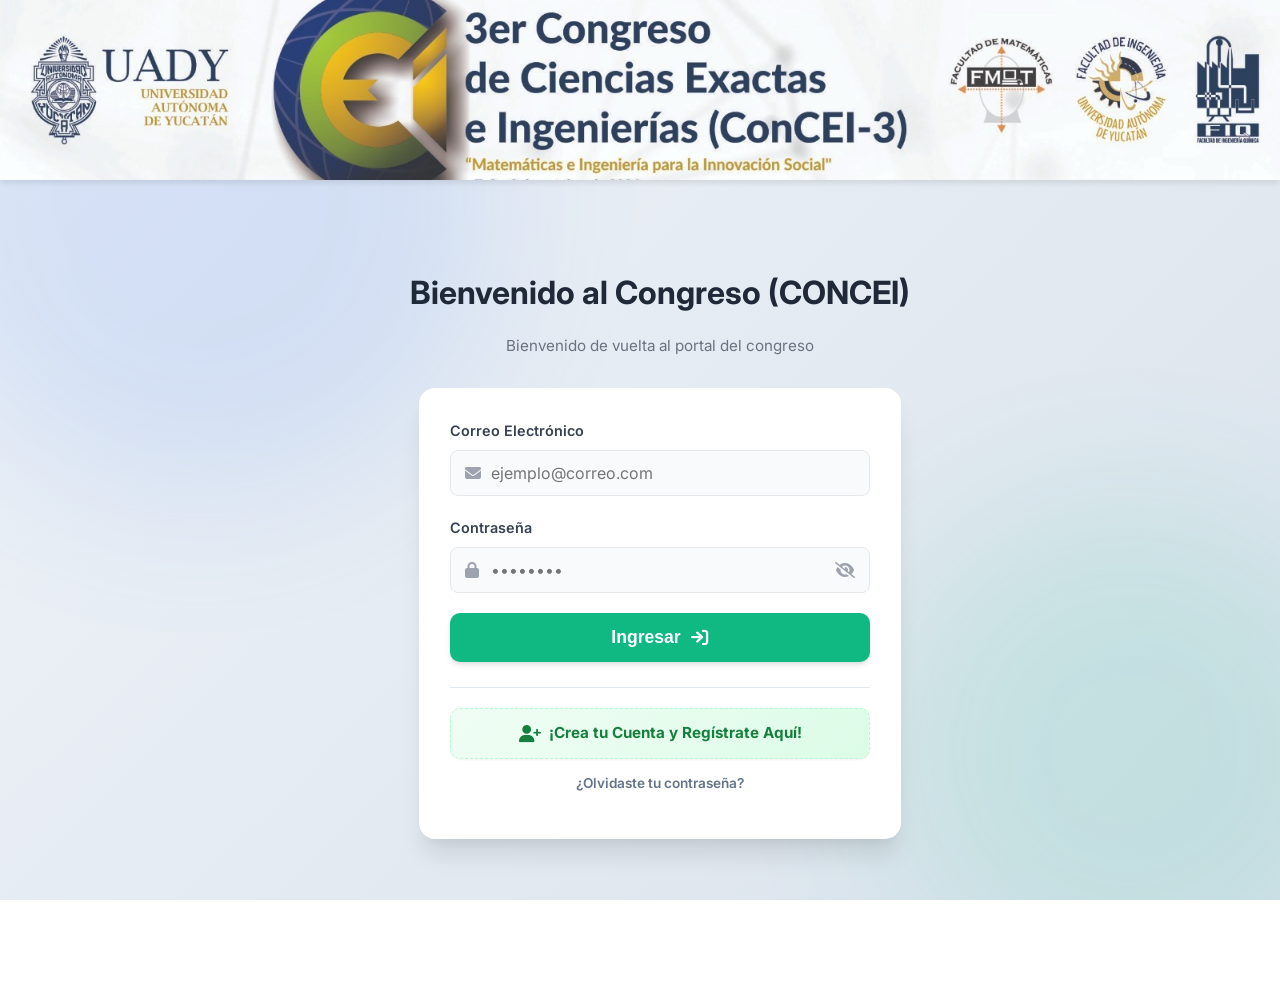
<file: index.html>
<!DOCTYPE html>
<html lang="es">

<head>
    <meta charset="UTF-8">
    <meta name="viewport" content="width=device-width, initial-scale=1.0">
    <title>Iniciar Sesión - Congreso</title>
    <link rel="preconnect" href="https://fonts.googleapis.com">
    <link rel="preconnect" href="https://fonts.gstatic.com" crossorigin>
    <link href="https://fonts.googleapis.com/css2?family=Inter:wght@300;400;500;600;700&display=swap" rel="stylesheet">
    <link rel="stylesheet" href="css/styles.css">
    <link rel="stylesheet" href="css/login.css">
    <!-- FontAwesome for Icons -->
    <link rel="stylesheet" href="https://cdnjs.cloudflare.com/ajax/libs/font-awesome/6.4.0/css/all.min.css">
</head>

<body class="login-body">
    <!-- Congress Banner -->
    <img src="images/newconcei.jpeg" alt="3o Congreso de Ciencias Exactas e Ingenierías" class="congress-banner">

    <div class="background-shapes">
        <div class="shape shape-1"></div>
        <div class="shape shape-2"></div>
    </div> 

    <div class="login-container">

        <div class="login-header">
            <h2>Bienvenido al Congreso (CONCEI)</h2>
            <p>Bienvenido de vuelta al portal del congreso</p>
        </div>

        <div class="login-card">

            <form id="loginForm" class="login-form">

                <div class="form-group">
                    <label for="email">Correo Electrónico</label>
                    <div class="input-icon-wrapper">
                        <i class="fa-solid fa-envelope"></i>
                        <input type="email" id="email" name="email" placeholder="ejemplo@correo.com" required>
                    </div>
                </div>

                <div class="form-group">
                    <label for="password">Contraseña</label>
                    <div class="input-icon-wrapper">
                        <i class="fa-solid fa-lock"></i>
                        <input type="password" id="password" name="password" placeholder="••••••••" required>
                        <i class="fa-solid fa-eye-slash toggle-password" id="togglePassword"></i>
                    </div>
                </div>


                <button type="submit" class="submit-btn login-submit">
                    Ingresar <i class="fa-solid fa-arrow-right-to-bracket"></i>
                </button>

            </form>

            <div class="login-footer" style="margin-top: 25px; padding-top: 20px; border-top: 1px solid #e2e8f0; text-align: center;">
                <a href="crear-cuenta.html" style="display: inline-flex; align-items: center; justify-content: center; gap: 8px; width: 100%; padding: 12px 20px; border-radius: 10px; background: linear-gradient(135deg, #f0fdf4 0%, #dcfce7 100%); color: #15803d; border: 1px dashed #bbf7d0; font-weight: 700; text-decoration: none; font-size: 0.95rem; transition: all 0.2s ease; box-shadow: 0 1px 2px rgba(0,0,0,0.05); box-sizing: border-box;">
                    <i class="fa-solid fa-user-plus" style="font-size: 1.1rem;"></i> ¡Crea tu Cuenta y Regístrate Aquí!
                </a>
                <p style="margin-top: 14px; font-size: 0.85rem;">
                    <a href="#" id="forgotPasswordLink" style="color: #64748b; text-decoration: none;">¿Olvidaste tu contraseña?</a>
                </p>
            </div>

        </div>
    </div>

    <!-- Modal: Recuperar contraseña -->
    <div id="forgotModal" style="display:none;position:fixed;z-index:1000;inset:0;background:rgba(15,23,42,0.6);backdrop-filter:blur(6px);align-items:center;justify-content:center;">
        <div style="background:white;border-radius:16px;width:90%;max-width:420px;overflow:hidden;box-shadow:0 20px 40px rgba(0,0,0,0.2);">
            <div style="background:#1e3a8a;padding:24px 28px;color:white;">
                <h3 style="margin:0;font-size:1.15rem;"><i class="fa-solid fa-key"></i> Recuperar contraseña</h3>
            </div>
            <div style="padding:28px;">
                <!-- Paso 1: ingresar correo -->
                <div id="forgotStep1">
                    <p style="color:#475569;font-size:0.9rem;margin:0 0 16px;">Ingresa tu correo registrado y te enviaremos un código de 6 dígitos.</p>
                    <div style="margin-bottom:14px;">
                        <label style="font-size:0.85rem;font-weight:600;color:#374151;">Correo electrónico</label>
                        <input type="email" id="forgotEmail" placeholder="ejemplo@correo.com" style="width:100%;margin-top:6px;padding:10px 12px;border:1px solid #d1d5db;border-radius:8px;font-size:0.9rem;box-sizing:border-box;">
                    </div>
                    <p id="forgotStep1Msg" style="font-size:0.82rem;color:#ef4444;min-height:18px;margin:0 0 12px;"></p>
                    <div style="display:flex;gap:10px;">
                        <button type="button" id="forgotSendBtn" style="flex:1;background:#1e3a8a;color:white;border:none;padding:10px;border-radius:8px;font-weight:700;cursor:pointer;">Enviar código</button>
                        <button type="button" onclick="document.getElementById('forgotModal').style.display='none'" style="padding:10px 16px;background:#f1f5f9;color:#374151;border:1px solid #e2e8f0;border-radius:8px;font-weight:600;cursor:pointer;">Cancelar</button>
                    </div>
                </div>
                <!-- Paso 2: ingresar código + nueva contraseña -->
                <div id="forgotStep2" style="display:none;">
                    <p style="color:#475569;font-size:0.9rem;margin:0 0 16px;">Ingresa el código que recibiste y tu nueva contraseña.</p>
                    <div style="margin-bottom:12px;">
                        <label style="font-size:0.85rem;font-weight:600;color:#374151;">Código de 6 dígitos</label>
                        <input type="text" id="forgotCode" maxlength="6" placeholder="000000" style="width:100%;margin-top:6px;padding:10px 12px;border:1px solid #d1d5db;border-radius:8px;font-size:1.2rem;letter-spacing:6px;text-align:center;box-sizing:border-box;font-family:monospace;">
                    </div>
                    <div style="margin-bottom:12px;">
                        <label style="font-size:0.85rem;font-weight:600;color:#374151;">Nueva contraseña</label>
                        <input type="password" id="forgotNewPwd" placeholder="Mínimo 6 caracteres" style="width:100%;margin-top:6px;padding:10px 12px;border:1px solid #d1d5db;border-radius:8px;font-size:0.9rem;box-sizing:border-box;">
                    </div>
                    <p id="forgotStep2Msg" style="font-size:0.82rem;color:#ef4444;min-height:18px;margin:0 0 12px;"></p>
                    <div style="display:flex;gap:10px;">
                        <button type="button" id="forgotResetBtn" style="flex:1;background:#059669;color:white;border:none;padding:10px;border-radius:8px;font-weight:700;cursor:pointer;">Cambiar contraseña</button>
                        <button type="button" onclick="document.getElementById('forgotModal').style.display='none'" style="padding:10px 16px;background:#f1f5f9;color:#374151;border:1px solid #e2e8f0;border-radius:8px;font-weight:600;cursor:pointer;">Cancelar</button>
                    </div>
                </div>
            </div>
        </div>
    </div>

    <script>
        document.getElementById('forgotPasswordLink').addEventListener('click', (e) => {
            e.preventDefault();
            document.getElementById('forgotStep1').style.display = 'block';
            document.getElementById('forgotStep2').style.display = 'none';
            document.getElementById('forgotEmail').value = '';
            document.getElementById('forgotStep1Msg').textContent = '';
            document.getElementById('forgotModal').style.display = 'flex';
        });

        document.getElementById('forgotSendBtn').addEventListener('click', async () => {
            const email = document.getElementById('forgotEmail').value.trim();
            const msg = document.getElementById('forgotStep1Msg');
            if (!email) { msg.textContent = 'Ingresa tu correo.'; return; }
            const btn = document.getElementById('forgotSendBtn');
            btn.disabled = true; btn.textContent = 'Enviando...';
            try {
                const res = await fetch('php/api.php?action=send_verification_code', {
                    method: 'POST', headers: {'Content-Type':'application/json'},
                    body: JSON.stringify({ email, type: 'user' })
                });
                const data = await res.json();
                if (data.success) {
                    document.getElementById('forgotStep1').style.display = 'none';
                    document.getElementById('forgotStep2').style.display = 'block';
                    document.getElementById('forgotStep2Msg').textContent = '';
                } else {
                    msg.textContent = data.error || 'Error al enviar.';
                }
            } catch(e) { msg.textContent = 'Error de conexión.'; }
            btn.disabled = false; btn.textContent = 'Enviar código';
        });

        document.getElementById('forgotResetBtn').addEventListener('click', async () => {
            const email = document.getElementById('forgotEmail').value.trim();
            const code = document.getElementById('forgotCode').value.trim();
            const newPwd = document.getElementById('forgotNewPwd').value;
            const msg = document.getElementById('forgotStep2Msg');
            if (!code || !newPwd) { msg.textContent = 'Completa todos los campos.'; return; }
            const btn = document.getElementById('forgotResetBtn');
            btn.disabled = true; btn.textContent = 'Cambiando...';
            try {
                const res = await fetch('php/api.php?action=verify_reset_code', {
                    method: 'POST', headers: {'Content-Type':'application/json'},
                    body: JSON.stringify({ email, code, new_password: newPwd, type: 'user' })
                });
                const data = await res.json();
                if (data.success) {
                    document.getElementById('forgotModal').style.display = 'none';
                    alert('✅ Contraseña cambiada correctamente. Ya puedes iniciar sesión.');
                } else {
                    msg.style.color = '#ef4444';
                    msg.textContent = data.error || 'Error.';
                }
            } catch(e) { msg.textContent = 'Error de conexión.'; }
            btn.disabled = false; btn.textContent = 'Cambiar contraseña';
        });
    </script>

    <!-- Scripts -->
    <script src="js/login.js?v=2"></script>
</body>

</html>
</file>
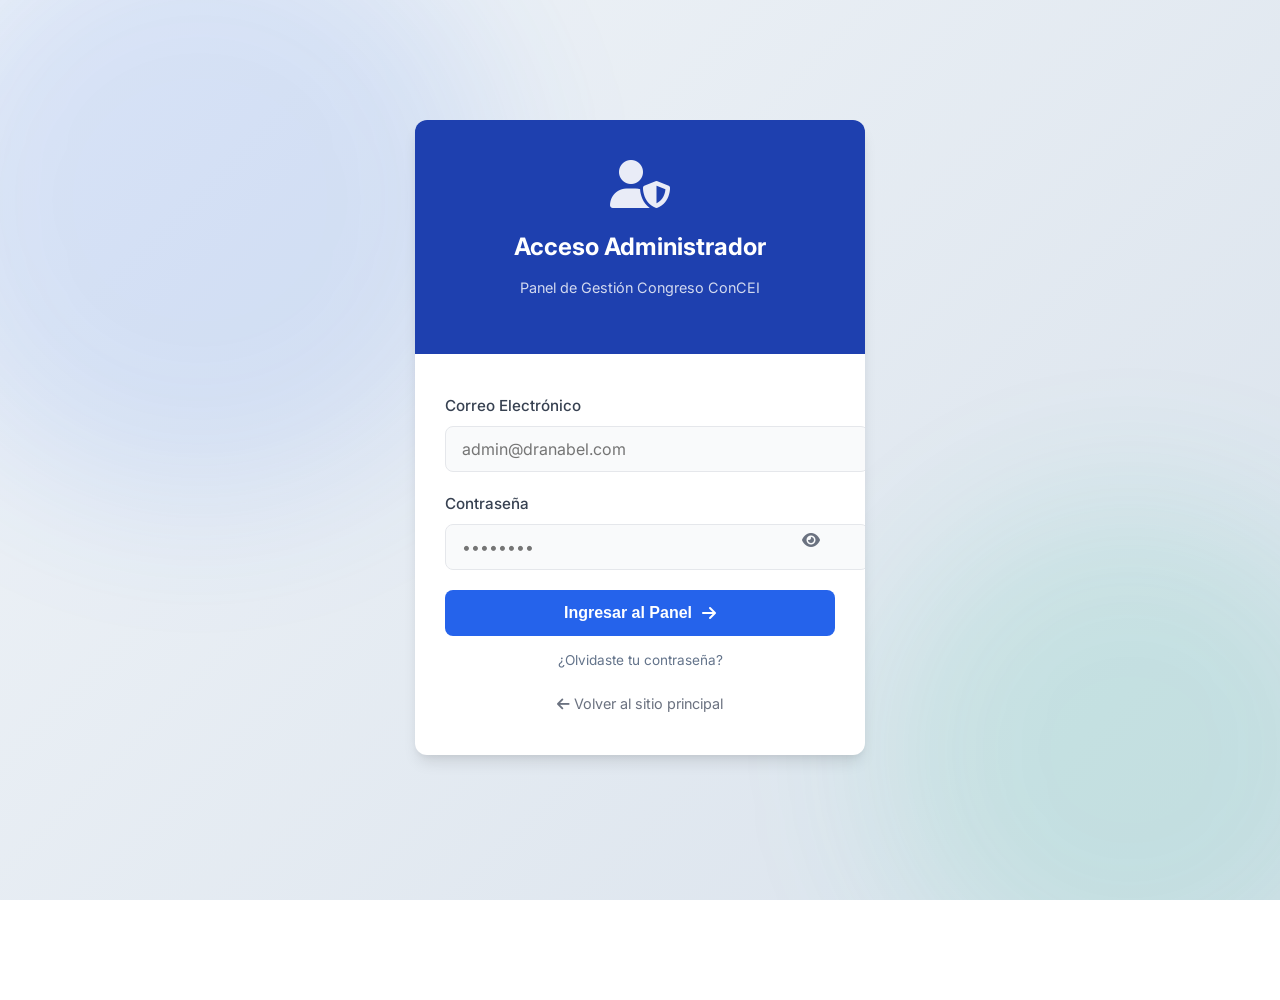
<file: admin-login.html>
<!DOCTYPE html>
<html lang="es">

<head>
    <meta charset="UTF-8">
    <meta name="viewport" content="width=device-width, initial-scale=1.0">
    <title>Admin Login - Dr. Anabel</title>
    <link rel="preconnect" href="https://fonts.googleapis.com">
    <link rel="preconnect" href="https://fonts.gstatic.com" crossorigin>
    <link href="https://fonts.googleapis.com/css2?family=Inter:wght@300;400;500;600;700&display=swap" rel="stylesheet">
    <link rel="stylesheet" href="css/styles.css">
    <link rel="stylesheet" href="https://cdnjs.cloudflare.com/ajax/libs/font-awesome/6.4.0/css/all.min.css">
    <style>
        .login-container {
            max-width: 450px;
            margin: 100px auto;
            padding: 20px;
        }

        .login-card {
            background: white;
            border-radius: var(--radius);
            box-shadow: var(--shadow-lg);
            overflow: hidden;
            animation: fadeInUp 0.6s ease;
        }

        .login-header {
            background: var(--primary-dark);
            color: white;
            padding: 40px 30px;
            text-align: center;
        }

        .login-header i {
            font-size: 3rem;
            margin-bottom: 20px;
            opacity: 0.9;
        }

        .login-header h1 {
            font-size: 1.5rem;
            margin: 0;
            font-weight: 700;
        }

        .login-body {
            padding: 40px 30px;
        }

        .login-btn {
            width: 100%;
            padding: 14px;
            background: var(--primary-color);
            color: white;
            border: none;
            border-radius: 8px;
            font-size: 1rem;
            font-weight: 600;
            cursor: pointer;
            transition: all 0.3s ease;
            display: flex;
            justify-content: center;
            align-items: center;
            gap: 10px;
        }

        .login-btn:hover {
            background: var(--primary-dark);
            transform: translateY(-2px);
        }

        .back-link {
            display: block;
            text-align: center;
            margin-top: 20px;
            color: var(--text-light);
            text-decoration: none;
            font-size: 0.9rem;
            transition: color 0.2s;
        }

        .back-link:hover {
            color: var(--primary-color);
        }

        .error-message {
            background: #fee2e2;
            color: #b91c1c;
            padding: 12px;
            border-radius: 6px;
            margin-bottom: 20px;
            font-size: 0.9rem;
            display: none;
            border: 1px solid #fecaca;
        }
    </style>
</head>

<body>
    <div class="background-shapes">
        <div class="shape shape-1"></div>
        <div class="shape shape-2"></div>
    </div>

    <div class="login-container">
        <div class="login-card">
            <div class="login-header">
                <i class="fa-solid fa-user-shield"></i>
                <h1>Acceso Administrador</h1>
                <p style="margin-top: 10px; opacity: 0.8; font-size: 0.9rem;">Panel de Gestión Congreso ConCEI</p>
            </div>
            <div class="login-body">
                <div id="errorMessage" class="error-message">
                    <i class="fa-solid fa-circle-exclamation"></i> Usuario o contraseña incorrectos.
                </div>
                <form id="adminLoginForm">
                    <div class="form-group">
                        <label for="email">Correo Electrónico</label>
                        <input type="email" id="email" required placeholder="admin@dranabel.com">
                    </div>
                    <div class="form-group" style="position: relative;">
                        <label for="password">Contraseña</label>
                        <input type="password" id="password" required placeholder="••••••••">
                        <i class="fa-solid fa-eye" id="togglePassword"
                            style="position: absolute; right: 15px; top: 40px; cursor: pointer; color: var(--text-light);"></i>
                    </div>
                    <button type="submit" class="login-btn">
                        Ingresar al Panel <i class="fa-solid fa-arrow-right"></i>
                    </button>
                    <p style="text-align:center;margin-top:14px;font-size:0.85rem;">
                        <a href="#" id="adminForgotLink" style="color:#64748b;text-decoration:none;">¿Olvidaste tu contraseña?</a>
                    </p>
                </form>
                <a href="index.html" class="back-link">
                    <i class="fa-solid fa-arrow-left"></i> Volver al sitio principal
                </a>
            </div>
        </div>
    </div>

    <!-- Modal: Recuperar contraseña admin -->
    <div id="adminForgotModal" style="display:none;position:fixed;z-index:1000;inset:0;background:rgba(15,23,42,0.6);backdrop-filter:blur(6px);align-items:center;justify-content:center;">
        <div style="background:white;border-radius:16px;width:90%;max-width:420px;overflow:hidden;box-shadow:0 20px 40px rgba(0,0,0,0.2);">
            <div style="background:#1e293b;padding:24px 28px;color:white;">
                <h3 style="margin:0;font-size:1.1rem;"><i class="fa-solid fa-key"></i> Recuperar contraseña Admin</h3>
            </div>
            <div style="padding:28px;">
                <div id="adminForgotStep1">
                    <p style="color:#475569;font-size:0.88rem;margin:0 0 14px;">Ingresa tu correo de administrador. Si tienes un correo de recuperación registrado, recibirás un código ahí.</p>
                    <div style="margin-bottom:12px;">
                        <label style="font-size:0.85rem;font-weight:600;color:#374151;">Correo admin</label>
                        <input type="email" id="adminForgotEmail" placeholder="admin@dranabel.com" style="width:100%;margin-top:6px;padding:10px 12px;border:1px solid #d1d5db;border-radius:8px;font-size:0.9rem;box-sizing:border-box;">
                    </div>
                    <p id="adminForgotMsg1" style="font-size:0.82rem;color:#ef4444;min-height:18px;margin:0 0 12px;"></p>
                    <div style="display:flex;gap:10px;">
                        <button type="button" id="adminForgotSendBtn" style="flex:1;background:#1e293b;color:white;border:none;padding:10px;border-radius:8px;font-weight:700;cursor:pointer;">Enviar código</button>
                        <button type="button" onclick="document.getElementById('adminForgotModal').style.display='none'" style="padding:10px 16px;background:#f1f5f9;color:#374151;border:1px solid #e2e8f0;border-radius:8px;font-weight:600;cursor:pointer;">Cancelar</button>
                    </div>
                </div>
                <div id="adminForgotStep2" style="display:none;">
                    <p style="color:#475569;font-size:0.88rem;margin:0 0 14px;">Ingresa el código recibido y tu nueva contraseña.</p>
                    <div style="margin-bottom:12px;">
                        <label style="font-size:0.85rem;font-weight:600;color:#374151;">Código de 6 dígitos</label>
                        <input type="text" id="adminForgotCode" maxlength="6" placeholder="000000" style="width:100%;margin-top:6px;padding:10px 12px;border:1px solid #d1d5db;border-radius:8px;font-size:1.2rem;letter-spacing:6px;text-align:center;box-sizing:border-box;font-family:monospace;">
                    </div>
                    <div style="margin-bottom:12px;">
                        <label style="font-size:0.85rem;font-weight:600;color:#374151;">Nueva contraseña</label>
                        <input type="password" id="adminForgotNewPwd" placeholder="Mínimo 6 caracteres" style="width:100%;margin-top:6px;padding:10px 12px;border:1px solid #d1d5db;border-radius:8px;font-size:0.9rem;box-sizing:border-box;">
                    </div>
                    <p id="adminForgotMsg2" style="font-size:0.82rem;color:#ef4444;min-height:18px;margin:0 0 12px;"></p>
                    <div style="display:flex;gap:10px;">
                        <button type="button" id="adminForgotResetBtn" style="flex:1;background:#059669;color:white;border:none;padding:10px;border-radius:8px;font-weight:700;cursor:pointer;">Cambiar contraseña</button>
                        <button type="button" onclick="document.getElementById('adminForgotModal').style.display='none'" style="padding:10px 16px;background:#f1f5f9;color:#374151;border:1px solid #e2e8f0;border-radius:8px;font-weight:600;cursor:pointer;">Cancelar</button>
                    </div>
                </div>
            </div>
        </div>
    </div>

    <script>
        document.getElementById('adminForgotLink').addEventListener('click', (e) => {
            e.preventDefault();
            document.getElementById('adminForgotStep1').style.display = 'block';
            document.getElementById('adminForgotStep2').style.display = 'none';
            document.getElementById('adminForgotEmail').value = '';
            document.getElementById('adminForgotMsg1').textContent = '';
            document.getElementById('adminForgotModal').style.display = 'flex';
        });

        document.getElementById('adminForgotSendBtn').addEventListener('click', async () => {
            const email = document.getElementById('adminForgotEmail').value.trim();
            const msg = document.getElementById('adminForgotMsg1');
            if (!email) { msg.textContent = 'Ingresa tu correo.'; return; }
            const btn = document.getElementById('adminForgotSendBtn');
            btn.disabled = true; btn.textContent = 'Enviando...';
            try {
                const res = await fetch('php/api.php?action=send_verification_code', {
                    method: 'POST', headers: {'Content-Type':'application/json'},
                    body: JSON.stringify({ email, type: 'admin' })
                });
                const data = await res.json();
                if (data.success) {
                    document.getElementById('adminForgotStep1').style.display = 'none';
                    document.getElementById('adminForgotStep2').style.display = 'block';
                    document.getElementById('adminForgotMsg2').textContent = '';
                } else {
                    msg.style.color = '#ef4444';
                    msg.textContent = data.error || 'Error al enviar.';
                }
            } catch(e) { msg.textContent = 'Error de conexión.'; }
            btn.disabled = false; btn.textContent = 'Enviar código';
        });

        document.getElementById('adminForgotResetBtn').addEventListener('click', async () => {
            const email = document.getElementById('adminForgotEmail').value.trim();
            const code = document.getElementById('adminForgotCode').value.trim();
            const newPwd = document.getElementById('adminForgotNewPwd').value;
            const msg = document.getElementById('adminForgotMsg2');
            if (!code || !newPwd) { msg.textContent = 'Completa todos los campos.'; return; }
            const btn = document.getElementById('adminForgotResetBtn');
            btn.disabled = true; btn.textContent = 'Cambiando...';
            try {
                const res = await fetch('php/api.php?action=verify_reset_code', {
                    method: 'POST', headers: {'Content-Type':'application/json'},
                    body: JSON.stringify({ email, code, new_password: newPwd, type: 'admin' })
                });
                const data = await res.json();
                if (data.success) {
                    document.getElementById('adminForgotModal').style.display = 'none';
                    alert('✅ Contraseña cambiada correctamente.');
                } else {
                    msg.style.color = '#ef4444';
                    msg.textContent = data.error || 'Error.';
                }
            } catch(e) { msg.textContent = 'Error de conexión.'; }
            btn.disabled = false; btn.textContent = 'Cambiar contraseña';
        });
    </script>

    <script src="js/admin_v2.js?v=36"></script>
</body>

</html>
</file>
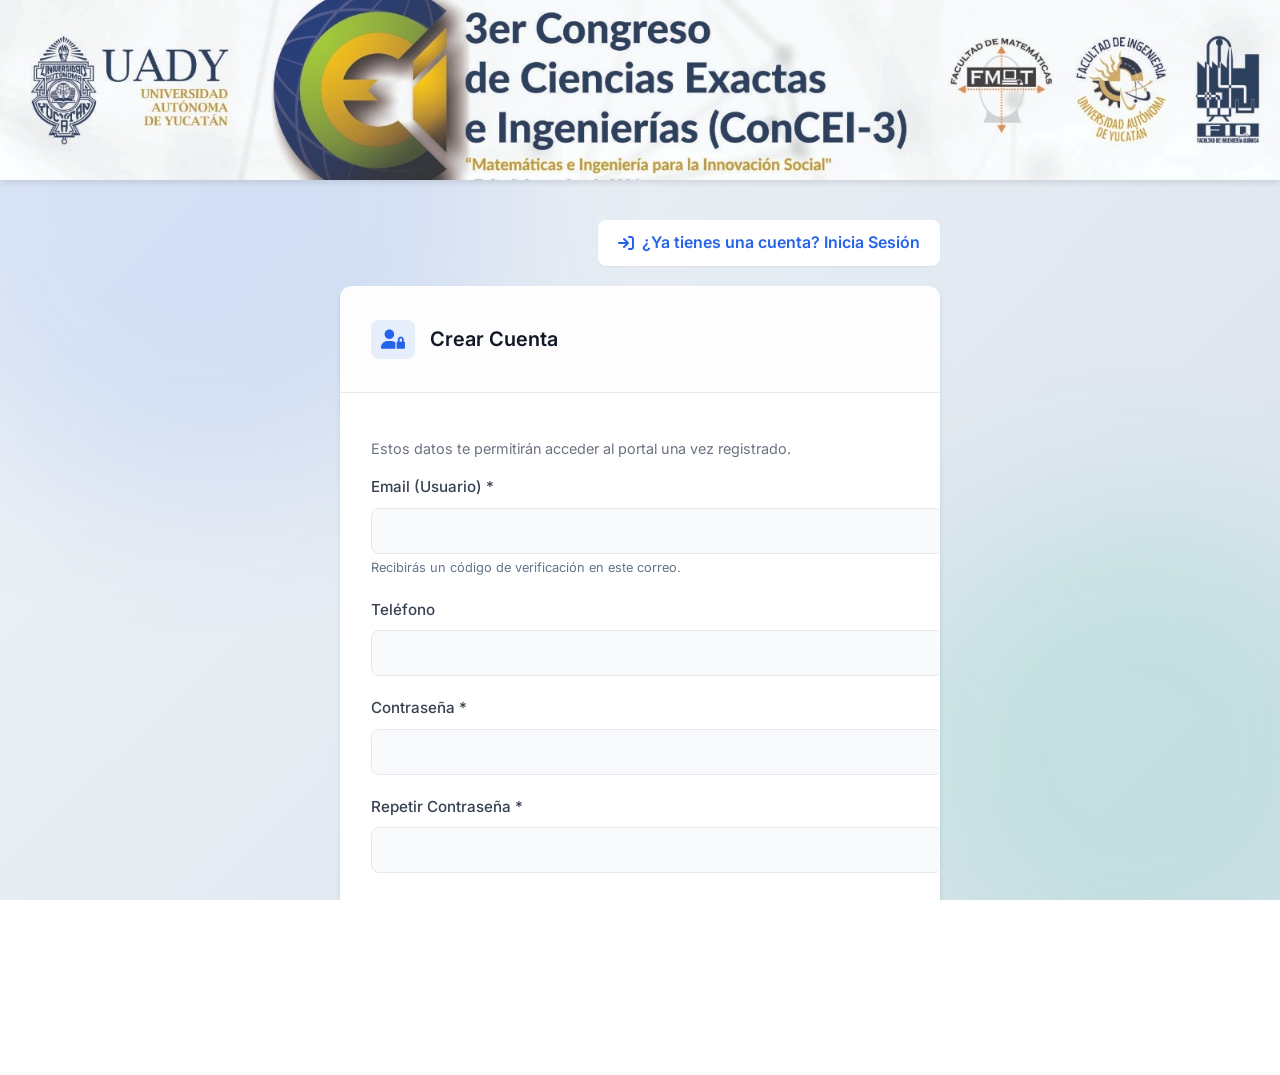
<file: confirmacion.html>
<!DOCTYPE html>
<html lang="es">

<head>
    <meta charset="UTF-8">
    <meta name="viewport" content="width=device-width, initial-scale=1.0">
    <title>Registro Exitoso - Congreso GenCEI</title>
    <link rel="preconnect" href="https://fonts.googleapis.com">
    <link rel="preconnect" href="https://fonts.gstatic.com" crossorigin>
    <link href="https://fonts.googleapis.com/css2?family=Inter:wght@300;400;500;600;700&display=swap" rel="stylesheet">
    <link rel="stylesheet" href="css/styles.css">
    <!-- FontAwesome for Icons -->
    <link rel="stylesheet" href="https://cdnjs.cloudflare.com/ajax/libs/font-awesome/6.4.0/css/all.min.css">
    <style>
        .success-card {
            text-align: center;
            padding: 40px;
            max-width: 600px;
            margin: 40px auto;
        }

        .success-icon {
            font-size: 80px;
            color: #10b981;
            margin-bottom: 20px;
        }

        .folio-badge {
            background: #f0fdf4;
            color: #166534;
            padding: 10px 20px;
            border-radius: 99px;
            font-family: monospace;
            font-size: 1.2rem;
            font-weight: 700;
            display: inline-block;
            margin: 20px 0;
            border: 2px dashed #166534;
        }

        .summary-details {
            text-align: left;
            background: #f9fafb;
            padding: 20px;
            border-radius: 12px;
            margin-top: 25px;
        }

        .summary-details p {
            margin-bottom: 10px;
            display: flex;
            justify-content: space-between;
        }

        .summary-details span:first-child {
            font-weight: 600;
            color: #4b5563;
        }
    </style>
</head>

<body>

    <!-- Congress Banner -->
    <img src="images/newconcei.jpeg" alt="3o Congreso de Ciencias Exactas e Ingenierías" class="congress-banner">

    <div class="background-shapes">
        <div class="shape shape-1"></div>
        <div class="shape shape-2"></div>
    </div>

    <div class="container">
        <section class="card success-card">
            <div class="success-icon">
                <i class="fa-solid fa-circle-check"></i>
            </div>
            <h1>¡Registro Exitoso!</h1>

            <div class="folio-badge" id="folioDisplay">CONCEI-2026-XXXX</div>

            <div class="summary-details">
                <p><span>Nombre:</span> <span id="nameDisplay">---</span></p>
                <p><span>Correo:</span> <span id="emailDisplay">---</span></p>
                <p><span>Fecha:</span> <span id="dateDisplay">---</span></p>
            </div>

            <!-- Tabla de compra -->
            <div id="purchaseTable" style="margin-top: 20px; text-align: left; display: none;">
                <table style="width:100%; border-collapse: collapse; font-size: 0.9rem; border: 1px solid #e2e8f0; border-radius: 8px; overflow: hidden;">
                    <thead>
                        <tr style="background: #1e3a8a; color: white;">
                            <th style="padding: 10px 14px; text-align: left;">Concepto</th>
                            <th style="padding: 10px 14px; text-align: right;">Importe</th>
                        </tr>
                    </thead>
                    <tbody id="purchaseRows"></tbody>
                    <tfoot>
                        <tr style="background: #f1f5f9; font-weight: 700;">
                            <td style="padding: 10px 14px;">Total</td>
                            <td style="padding: 10px 14px; text-align: right; color: #1e3a8a;" id="totalDisplay">---</td>
                        </tr>
                    </tfoot>
                </table>
            </div>

            <!-- Contribuciones registradas -->
            <div id="contribSection" style="margin-top: 20px; text-align: left; display: none;">
                <p style="font-weight: 700; color: #1e3a8a; font-size: 0.95rem; margin-bottom: 10px;">
                    <i class="fa-solid fa-pen-nib"></i> Contribuciones Registradas
                </p>
                <ul id="contribList" style="list-style: none; padding: 0; margin: 0;"></ul>
            </div>

            <div style="margin-top: 22px; padding: 14px 18px; background: #fee2e2; border: 1px solid #fca5a5; border-radius: 12px; text-align: left;">
                <p style="margin: 0; color: #b91c1c; font-size: 0.92rem; line-height: 1.6; font-weight: 600;">
                    <i class="fa-solid fa-circle-exclamation" style="margin-right: 6px;"></i>
                    Regresa a tu sesión para consultar el estado de tus documentos. Ahí podrás ver si han sido <strong>aceptados</strong>, están <strong>en revisión</strong> o requieren corrección.
                </p>
            </div>

            <div style="margin-top: 20px; display: flex; gap: 15px; justify-content: center;">
                <a href="index.html" class="submit-btn" style="text-decoration: none; background-color: var(--primary-color);">
                    <i class="fa-solid fa-right-from-bracket"></i> Cerrar
                </a>
            </div>
        </section>
    </div>

    <script>
        document.addEventListener('DOMContentLoaded', () => {
            const data = JSON.parse(localStorage.getItem('lastRegistration') || '{}');

            if (!data.folio) {
                window.location.href = 'crear-cuenta.html';
                return;
            }

            document.getElementById('nameDisplay').textContent = data.fullName || '---';
            document.getElementById('emailDisplay').textContent = data.email;
            document.getElementById('dateDisplay').textContent = data.date;
            document.getElementById('folioDisplay').textContent = data.folio;
            document.getElementById('totalDisplay').textContent = data.total;

            // Tabla de compra
            const tbody = document.getElementById('purchaseRows');
            const table = document.getElementById('purchaseTable');
            let rows = '';

            // Fila de tipo de registro (solo primer registro)
            if (!data.isReturning && data.regTypeLabel && data.regTypePrice > 0) {
                rows += `<tr>
                    <td style="padding: 8px 14px; border-bottom: 1px solid #e2e8f0;">Registro — ${data.regTypeLabel}</td>
                    <td style="padding: 8px 14px; border-bottom: 1px solid #e2e8f0; text-align:right;">$${data.regTypePrice.toFixed(2)}</td>
                </tr>`;
            }

            // Talleres y visitas
            if (data.purchaseItems && data.purchaseItems.length > 0) {
                data.purchaseItems.forEach(item => {
                    rows += `<tr>
                        <td style="padding: 8px 14px; border-bottom: 1px solid #e2e8f0;">${item.tipo}: ${item.nombre}</td>
                        <td style="padding: 8px 14px; border-bottom: 1px solid #e2e8f0; text-align:right;">$${item.precio.toFixed(2)}</td>
                    </tr>`;
                });
            }

            if (rows) {
                tbody.innerHTML = rows;
                table.style.display = 'block';
            }

            // Contribuciones
            if (data.contributions && data.contributions.length > 0) {
                const contribSection = document.getElementById('contribSection');
                const contribList = document.getElementById('contribList');
                data.contributions.forEach(c => {
                    const li = document.createElement('li');
                    li.style.cssText = 'background:#f8fafc;border:1px solid #e2e8f0;border-radius:8px;padding:10px 14px;margin-bottom:8px;';
                    li.innerHTML = `<span style="font-weight:600;color:#1e3a8a;">${c.titulo}</span><br>
                        <small style="color:#64748b;">${c.tipo || ''}${c.area ? ' · ' + c.area : ''}${c.modalidad ? ' · ' + c.modalidad : ''}</small>`;
                    contribList.appendChild(li);
                });
                contribSection.style.display = 'block';
            }
        });
    </script>
</body>

</html>
</file>
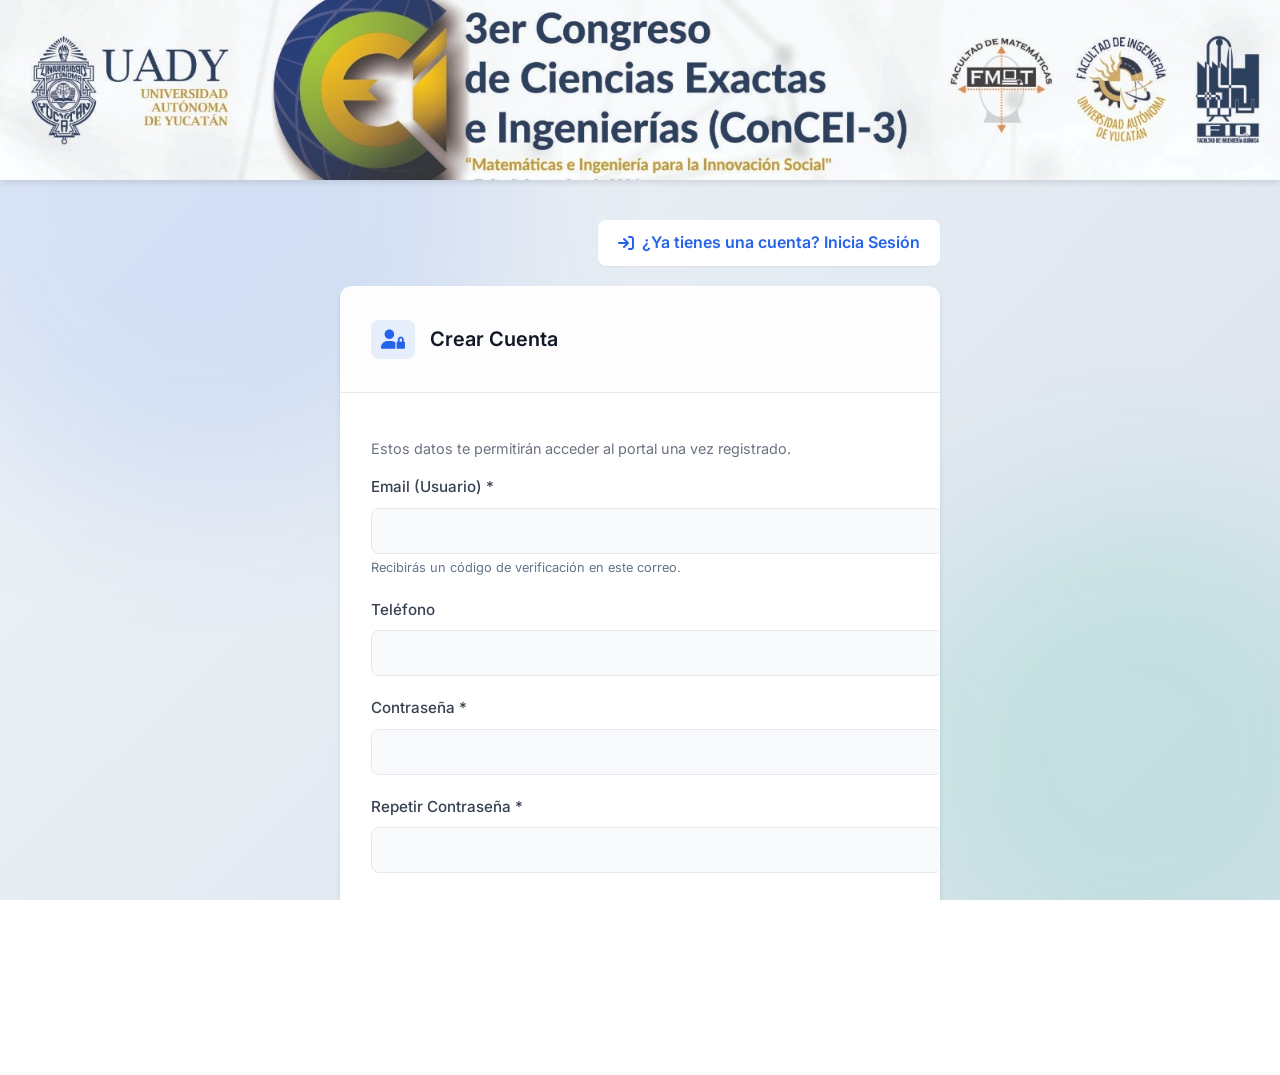
<file: crear-cuenta.html>
<!DOCTYPE html>
<html lang="es">

<head>
    <meta charset="UTF-8">
    <meta name="viewport" content="width=device-width, initial-scale=1.0">
    <title>Crear Cuenta - Registro Congreso</title>
    <link rel="preconnect" href="https://fonts.googleapis.com">
    <link rel="preconnect" href="https://fonts.gstatic.com" crossorigin>
    <link href="https://fonts.googleapis.com/css2?family=Inter:wght@300;400;500;600;700&display=swap" rel="stylesheet">
    <link rel="stylesheet" href="css/styles.css">
    <!-- FontAwesome for Icons -->
    <link rel="stylesheet" href="https://cdnjs.cloudflare.com/ajax/libs/font-awesome/6.4.0/css/all.min.css">
</head>

<body>

    <!-- Congress Banner -->
    <img src="images/newconcei.jpeg" alt="3o Congreso de Ciencias Exactas e Ingenierías" class="congress-banner">

    <div class="background-shapes">
        <div class="shape shape-1"></div>
        <div class="shape shape-2"></div>
    </div>

    <div class="container" style="max-width: 600px;">

        <div style="text-align: right; margin-bottom: 20px;">
            <a href="index.html"
                style="background: white; padding: 10px 20px; border-radius: 8px; font-weight: 600; color: var(--primary-color); text-decoration: none; box-shadow: var(--shadow-sm); display: inline-flex; align-items: center; gap: 8px; transition: all 0.2s;">
                <i class="fa-solid fa-arrow-right-to-bracket"></i> ¿Ya tienes una cuenta? Inicia Sesión
            </a>
        </div>

        <form id="accountForm">
            <section class="card">
                <div class="card-header">
                    <i class="fa-solid fa-user-lock"></i>
                    <h2>Crear Cuenta</h2>
                </div>
                <div class="card-body">
                    <p class="info-text">Estos datos te permitirán acceder al portal una vez registrado.</p>

                    <!-- Paso 1: datos de cuenta -->
                    <div id="step1">
                        <div class="form-group">
                            <label for="email">Email (Usuario) *</label>
                            <input type="email" id="email" name="email" required>
                            <p style="font-size:0.8rem;color:#64748b;margin-top:4px;">Recibirás un código de verificación en este correo.</p>
                        </div>

                        <div class="form-group">
                            <label for="cellphone">Teléfono</label>
                            <input type="tel" id="cellphone" name="cellphone">
                        </div>

                        <div class="form-group">
                            <label for="regPassword">Contraseña *</label>
                            <input type="password" id="regPassword" name="regPassword" required>
                        </div>

                        <div class="form-group">
                            <label for="repeatPassword">Repetir Contraseña *</label>
                            <input type="password" id="repeatPassword" name="repeatPassword" required>
                        </div>

                        <p id="step1Msg" style="color:#ef4444;font-size:0.85rem;min-height:18px;margin-bottom:8px;"></p>
                        <button type="button" id="sendCodeBtn" class="submit-btn" style="margin-top: 10px;">
                            Verificar correo <i class="fa-solid fa-envelope"></i>
                        </button>
                    </div>

                    <!-- Paso 2: verificar código -->
                    <div id="step2" style="display:none;">
                        <div style="background:#eff6ff;border:1px solid #bfdbfe;border-radius:10px;padding:14px 18px;margin-bottom:18px;">
                            <p style="margin:0;color:#1e40af;font-size:0.9rem;font-weight:600;">
                                <i class="fa-solid fa-envelope-circle-check"></i> Código enviado a <span id="emailSentTo" style="font-family:monospace;"></span>
                            </p>
                            <p style="margin:6px 0 0;color:#64748b;font-size:0.82rem;">Revisa tu bandeja de entrada (y spam). El código expira en 15 minutos.</p>
                        </div>
                        <div class="form-group">
                            <label for="verifyCode">Código de 6 dígitos *</label>
                            <input type="text" id="verifyCode" maxlength="6" placeholder="000000"
                                style="letter-spacing:8px;font-size:1.4rem;text-align:center;font-family:monospace;" required>
                        </div>
                        <p id="step2Msg" style="color:#ef4444;font-size:0.85rem;min-height:18px;margin-bottom:8px;"></p>
                        <div style="display:flex;gap:10px;flex-wrap:wrap;">
                            <button type="submit" id="finalSubmitBtn" class="submit-btn" style="margin-top:10px;flex:1;">
                                Crear cuenta <i class="fa-solid fa-arrow-right"></i>
                            </button>
                            <button type="button" id="resendCodeBtn" style="margin-top:10px;padding:12px 16px;background:#f1f5f9;color:#374151;border:1px solid #e2e8f0;border-radius:8px;font-weight:600;cursor:pointer;font-size:0.85rem;">
                                Reenviar código
                            </button>
                        </div>
                    </div>
                </div>
            </section>
        </form>
    </div>

    <script>
        // Paso 1 → enviar código de verificación
        document.getElementById('sendCodeBtn').addEventListener('click', async () => {
            const email = document.getElementById('email').value.trim();
            const pwd   = document.getElementById('regPassword').value;
            const repwd = document.getElementById('repeatPassword').value;
            const msg   = document.getElementById('step1Msg');

            if (!email) { msg.textContent = 'Ingresa tu correo.'; return; }
            if (pwd !== repwd) { msg.textContent = 'Las contraseñas no coinciden.'; return; }
            if (pwd.length < 6) { msg.textContent = 'La contraseña debe tener al menos 6 caracteres.'; return; }

            const btn = document.getElementById('sendCodeBtn');
            btn.disabled = true;
            btn.innerHTML = '<i class="fa-solid fa-spinner fa-spin"></i> Enviando...';
            msg.textContent = '';

            try {
                const res = await fetch('php/api.php?action=send_verification_code', {
                    method: 'POST',
                    headers: { 'Content-Type': 'application/json' },
                    body: JSON.stringify({ email, type: 'register' })
                });
                const data = await res.json();

                if (data.success) {
                    document.getElementById('step1').style.display = 'none';
                    document.getElementById('step2').style.display = 'block';
                    document.getElementById('emailSentTo').textContent = email;
                } else {
                    if (data.error === 'correo_duplicado') {
                        showErrorModal(email);
                    } else {
                        msg.textContent = data.error || 'Error al enviar código.';
                    }
                }
            } catch (err) {
                msg.textContent = 'Error de conexión.';
            } finally {
                btn.disabled = false;
                btn.innerHTML = 'Verificar correo <i class="fa-solid fa-envelope"></i>';
            }
        });

        // Reenviar código
        document.getElementById('resendCodeBtn').addEventListener('click', async () => {
            const email = document.getElementById('email').value.trim();
            const btn = document.getElementById('resendCodeBtn');
            btn.disabled = true; btn.textContent = 'Enviando...';
            try {
                await fetch('php/api.php?action=send_verification_code', {
                    method: 'POST', headers: { 'Content-Type': 'application/json' },
                    body: JSON.stringify({ email, type: 'register' })
                });
                document.getElementById('step2Msg').style.color = '#15803d';
                document.getElementById('step2Msg').textContent = '✅ Código reenviado.';
            } catch(e) {}
            btn.disabled = false; btn.textContent = 'Reenviar código';
        });

        // Paso 2 → verificar código y crear cuenta
        document.getElementById('accountForm').addEventListener('submit', async (e) => {
            e.preventDefault();
            const email     = document.getElementById('email').value.trim();
            const cellphone = document.getElementById('cellphone').value;
            const pwd       = document.getElementById('regPassword').value;
            const code      = document.getElementById('verifyCode').value.trim();
            const msg       = document.getElementById('step2Msg');

            if (!code) { msg.textContent = 'Ingresa el código de verificación.'; return; }

            const btn = document.getElementById('finalSubmitBtn');
            const originalText = btn.innerHTML;
            btn.disabled = true;
            btn.innerHTML = '<i class="fa-solid fa-spinner fa-spin"></i> Creando cuenta...';
            msg.textContent = '';

            try {
                // Crear la cuenta: el servidor valida y consume el código de
                // verificación en el mismo paso (ya no se puede saltar la verificación).
                const response = await fetch('php/api.php?action=register_user', {
                    method: 'POST',
                    headers: { 'Content-Type': 'application/json' },
                    body: JSON.stringify({ email, password: pwd, cellphone, code })
                });
                const result = await response.json();

                if (result.success) {
                    localStorage.setItem('tempAccount', JSON.stringify({ email, cellphone }));
                    alert('¡Cuenta creada con éxito! Ahora puedes completar tu registro.');
                    window.location.href = 'registro.html';
                } else {
                    if (result.error === 'correo_duplicado') {
                        showErrorModal(email);
                    } else {
                        msg.textContent = 'Error: ' + result.error;
                    }
                }
            } catch (error) {
                msg.textContent = 'Ocurrió un error al conectar con el servidor.';
            } finally {
                btn.disabled = false;
                btn.innerHTML = originalText;
            }
        });

        function showErrorModal(email) {
            const modal = document.getElementById('errorModal');
            document.getElementById('errorTargetEmail').textContent = email;
            modal.style.display = 'flex';
            modal.style.pointerEvents = 'auto';
            setTimeout(() => {
                modal.style.opacity = '1';
                modal.firstElementChild.style.transform = 'scale(1)';
            }, 50);
        }

        function closeErrorModal() {
            const modal = document.getElementById('errorModal');
            modal.style.opacity = '0';
            modal.style.pointerEvents = 'none';
            modal.firstElementChild.style.transform = 'scale(0.9)';
            setTimeout(() => {
                modal.style.display = 'none';
            }, 300);
        }

        document.getElementById('closeErrorModalBtn').addEventListener('click', closeErrorModal);
    </script>

    <!-- Modal de Error Premium -->
    <div id="errorModal" style="display: none; position: fixed; z-index: 1000; left: 0; top: 0; width: 100%; height: 100%; overflow: auto; background-color: rgba(15, 23, 42, 0.6); backdrop-filter: blur(8px); align-items: center; justify-content: center; opacity: 0; transition: opacity 0.3s ease; pointer-events: none;">
        <div style="background: white; border-radius: 16px; width: 90%; max-width: 450px; box-shadow: 0 20px 25px -5px rgb(0 0 0 / 0.1), 0 8px 10px -6px rgb(0 0 0 / 0.1); overflow: hidden; transform: scale(0.9); transition: transform 0.3s ease; border: 1px solid rgba(226, 232, 240, 0.8);">
            <div style="background: linear-gradient(135deg, #ef4444 0%, #dc2626 100%); padding: 30px; text-align: center; color: white; position: relative;">
                <div style="font-size: 3.5rem; margin-bottom: 15px;">
                    <i class="fa-solid fa-circle-exclamation"></i>
                </div>
                <h3 style="margin: 0; font-size: 1.5rem; font-weight: 700;">¡Correo en Uso!</h3>
            </div>
            <div style="padding: 30px; text-align: center;">
                <p style="color: #475569; font-size: 1rem; line-height: 1.6; margin: 0 0 25px 0;">
                    El correo electrónico <strong id="errorTargetEmail" style="color: #0f172a; word-break: break-all;"></strong> ya se encuentra registrado en nuestra plataforma.
                </p>
                <div style="display: flex; flex-direction: column; gap: 12px;">
                    <a href="index.html" style="background: var(--primary-color, #0284c7); color: white; padding: 12px 20px; border-radius: 8px; font-weight: 600; text-decoration: none; display: flex; align-items: center; justify-content: center; gap: 8px; transition: all 0.2s; box-shadow: 0 4px 6px -1px rgb(2 132 199 / 0.3);">
                        <i class="fa-solid fa-right-to-bracket"></i> Iniciar Sesión
                    </a>
                    <button id="closeErrorModalBtn" style="background: #f1f5f9; color: #475569; border: 1px solid #e2e8f0; padding: 12px 20px; border-radius: 8px; font-weight: 600; cursor: pointer; transition: all 0.2s; display: flex; align-items: center; justify-content: center; gap: 8px; width: 100%;">
                        Intentar con otro correo
                    </button>
                </div>
            </div>
        </div>
    </div>
</body>

</html>
</file>
<file: css/styles.css>
:root {
    --primary-color: #2563eb;
    --primary-dark: #1e40af;
    --accent-color: #3b82f6;
    --success-color: #10b981;
    --background-start: #f3f4f6;
    --background-end: #e5e7eb;
    --card-bg: #ffffff;
    --text-main: #1f2937;
    --text-light: #6b7280;
    --border-color: #e5e7eb;
    --radius: 12px;
    --shadow-sm: 0 1px 2px 0 rgba(0, 0, 0, 0.05);
    --shadow-md: 0 4px 6px -1px rgba(0, 0, 0, 0.1), 0 2px 4px -1px rgba(0, 0, 0, 0.06);
    --shadow-lg: 0 10px 15px -3px rgba(0, 0, 0, 0.1), 0 4px 6px -2px rgba(0, 0, 0, 0.05);
}

html,
body {
    width: 100%;
    height: 100%;
    margin: 0;
    padding: 0;
    overflow-x: hidden;
}

body {
    font-family: 'Inter', sans-serif;
    color: var(--text-main);
    background: linear-gradient(135deg, #f0f4f8 0%, #d9e2ec 100%);
    line-height: 1.6;
    position: relative;
}

/* Background Shapes for Premium Feel */
.background-shapes .shape {
    position: absolute;
    border-radius: 50%;
    filter: blur(80px);
    z-index: -1;
    opacity: 0.6;
}

.shape-1 {
    top: -100px;
    left: -100px;
    width: 600px;
    height: 600px;
    background: rgba(37, 99, 235, 0.2);
}

.shape-2 {
    bottom: -100px;
    right: -100px;
    width: 500px;
    height: 500px;
    background: rgba(16, 185, 129, 0.2);
}

.congress-banner {
    width: 100%;
    display: block;
    height: auto;
    max-height: 20vh;
    /* Crop on login/registration for efficiency */
    object-fit: cover;
    object-position: center;
    box-shadow: 0 4px 6px -1px rgba(0, 0, 0, 0.1);
    position: relative;
    z-index: 10;
}

.container {
    max-width: 800px;
    margin: 0 auto;
    padding: 40px 20px;
    /* Moved from body */
}

/* Header */
header {
    text-align: center;
    margin-bottom: 40px;
    animation: fadeInDown 0.8s ease;
}

header h1 {
    font-size: 2.25rem;
    font-weight: 700;
    color: var(--text-main);
    margin-bottom: 10px;
    letter-spacing: -0.02em;
}

header .subtitle {
    font-size: 1.1rem;
    color: var(--text-light);
    font-weight: 500;
}

/* Cards */
.card {
    background: var(--card-bg);
    border-radius: var(--radius);
    box-shadow: var(--shadow-md);
    margin-bottom: 25px;
    overflow: hidden;
    transition: transform 0.3s ease, box-shadow 0.3s ease;
    border: 1px solid rgba(255, 255, 255, 0.5);
    animation: fadeInUp 0.6s ease backwards;
}

.card:hover {
    box-shadow: var(--shadow-lg);
    /* transform: translateY(-2px); Too much movement */
}

/* Stagger animations for cards */
.card:nth-child(1) {
    animation-delay: 0.1s;
}

.card:nth-child(2) {
    animation-delay: 0.2s;
}

.card:nth-child(3) {
    animation-delay: 0.3s;
}

.card:nth-child(4) {
    animation-delay: 0.4s;
}

.card:nth-child(5) {
    animation-delay: 0.5s;
}

.card-header {
    padding: 20px 30px;
    background: #fdfdfd;
    border-bottom: 1px solid var(--border-color);
    display: flex;
    align-items: center;
    gap: 15px;
}

.card-header i {
    font-size: 1.2rem;
    color: var(--primary-color);
    background: rgba(37, 99, 235, 0.1);
    padding: 10px;
    border-radius: 8px;
}

.card-header h2 {
    font-size: 1.25rem;
    font-weight: 600;
    color: #111827;
}

.card-body {
    padding: 30px;
}

/* Form Elements */
.form-group {
    margin-bottom: 20px;
}

.form-group label {
    display: block;
    margin-bottom: 8px;
    font-weight: 500;
    font-size: 0.95rem;
    color: #374151;
}

.form-grid {
    display: grid;
    grid-template-columns: 1fr 1fr;
    gap: 20px;
}

input[type="text"],
input[type="email"],
input[type="tel"],
input[type="password"],
select,
textarea {
    width: 100%;
    padding: 12px 16px;
    border: 1px solid var(--border-color);
    border-radius: 8px;
    font-size: 1rem;
    color: var(--text-main);
    background-color: #f9fafb;
    transition: all 0.3s ease;
    font-family: inherit;
}

input:focus,
input[type="password"]:focus,
select:focus,
textarea:focus {
    outline: none;
    border-color: var(--primary-color);
    background-color: #fff;
    box-shadow: 0 0 0 3px rgba(37, 99, 235, 0.1);
}

/* Radio Groups (Prefix, Factura) */
.radio-group {
    display: flex;
    gap: 20px;
    margin-top: 5px;
}

.radio-group label {
    font-weight: 400;
    cursor: pointer;
    display: flex;
    align-items: center;
    gap: 6px;
}

/* Registration Options */
.registration-options {
    display: flex;
    flex-direction: column;
    gap: 15px;
}

.reg-option {
    display: flex;
    align-items: center;
    padding: 15px;
    border: 2px solid var(--border-color);
    border-radius: 10px;
    cursor: pointer;
    transition: all 0.2s ease;
}

.reg-option:hover {
    border-color: var(--accent-color);
    background-color: #eff6ff;
}

.reg-option input[type="radio"] {
    margin-right: 15px;
    accent-color: var(--primary-color);
    transform: scale(1.2);
}

.reg-option input[type="radio"]:checked+.option-content .option-title {
    color: var(--primary-color);
    font-weight: 700;
}

.reg-option:has(input:checked) {
    border-color: var(--primary-color);
    background-color: #eff6ff;
}

.option-content {
    display: flex;
    justify-content: space-between;
    width: 100%;
    align-items: center;
}

.option-title {
    font-weight: 600;
    font-size: 1.05rem;
}

.option-price {
    font-weight: 700;
    color: var(--text-main);
    background: #e5e7eb;
    padding: 4px 10px;
    border-radius: 20px;
    font-size: 0.9rem;
}

/* Workshops Grid */
.workshops-grid {
    display: grid;
    grid-template-columns: repeat(auto-fill, minmax(250px, 1fr));
    gap: 15px;
}

.workshop-item {
    display: flex;
    align-items: center;
    padding: 12px;
    background: #f9fafb;
    border-radius: 8px;
    border: 1px solid transparent;
    cursor: pointer;
    transition: all 0.2s;
}

.workshop-item:hover {
    background: #f3f4f6;
    border-color: #d1d5db;
}

.workshop-item:has(input:checked) {
    background: #ecfdf5;
    border-color: var(--success-color);
}

.workshop-item input {
    margin-right: 12px;
    accent-color: var(--success-color);
    transform: scale(1.1);
}

.ws-name {
    flex-grow: 1;
    font-size: 0.95rem;
}

.ws-price {
    font-size: 0.85rem;
    color: var(--success-color);
    font-weight: 700;
    background: rgba(16, 185, 129, 0.1);
    padding: 2px 6px;
    border-radius: 4px;
}

/* Billing Form Animation */
.billing-form {
    margin-top: 25px;
    padding-top: 25px;
    border-top: 1px dashed var(--border-color);
    opacity: 1;
    transform: translateY(0);
    transition: all 0.4s ease;
}

.billing-form.hidden {
    display: none;
    opacity: 0;
    transform: translateY(-10px);
}

/* Policy Box */
.policy-box {
    background: #fff1f2;
    border-left: 4px solid #f43f5e;
    padding: 15px;
    border-radius: 4px;
    font-size: 0.9rem;
    color: #881337;
}

/* Total & Payment */
.total-card {
    background: #111827;
    /* Dark theme for checkout feel */
    color: white;
    overflow: hidden;
    /* Ensure radius clips children */
}

.total-card h2 {
    color: white;
}

.total-card .card-header {
    background: #111827;
    /* Match card body */
    color: white;
    border-bottom: 1px solid rgba(255, 255, 255, 0.1);
}

.total-card .card-header i {
    background: rgba(255, 255, 255, 0.2);
    color: white;
}

.total-card .card-body {
    background: #111827;
}

.total-display {
    display: flex;
    justify-content: flex-start;
    /* Align start to put them side by side */
    align-items: center;
    gap: 20px;
    /* Space between label and price */
    margin-bottom: 30px;
    padding-bottom: 20px;
    border-bottom: 1px solid rgba(255, 255, 255, 0.1);
}

.total-display span:first-child {
    font-size: 1.2rem;
    color: #9ca3af;
}

.total-display .amount {
    font-size: 2.5rem;
    font-weight: 700;
    color: var(--success-color);
}

.payment-methods {
    display: flex;
    gap: 15px;
    margin-bottom: 30px;
}

.payment-option {
    flex: 1;
    cursor: pointer;
}

.payment-option input {
    display: none;
}

.method-name {
    display: flex;
    flex-direction: column;
    align-items: center;
    justify-content: center;
    gap: 8px;
    padding: 20px;
    background: rgba(255, 255, 255, 0.05);
    border: 2px solid rgba(255, 255, 255, 0.1);
    border-radius: 10px;
    transition: all 0.3s ease;
    text-align: center;
    height: 100%;
}

.method-name i {
    font-size: 1.5rem;
    margin-bottom: 5px;
}

.payment-option input:checked+.method-name {
    background: var(--primary-color);
    border-color: var(--primary-color);
    color: white;
    box-shadow: 0 0 15px rgba(37, 99, 235, 0.4);
}

.payment-option:hover .method-name {
    background: rgba(255, 255, 255, 0.1);
}

.submit-btn {
    width: 100%;
    padding: 18px;
    background: var(--success-color);
    color: white;
    border: none;
    border-radius: 10px;
    font-size: 1.2rem;
    font-weight: 700;
    cursor: pointer;
    transition: all 0.3s ease;
    display: flex;
    justify-content: center;
    align-items: center;
    gap: 10px;
}

.submit-btn:hover {
    background: #059669;
    transform: translateY(-2px);
    box-shadow: 0 10px 20px rgba(16, 185, 129, 0.3);
}

/* Mobile Responsive */
@media (max-width: 600px) {
    .form-grid {
        grid-template-columns: 1fr;
    }

    .payment-methods {
        flex-direction: column;
    }

    header h1 {
        font-size: 1.8rem;
    }

    .card-header {
        padding: 15px 20px;
    }

    .card-body {
        padding: 20px;
    }

    .total-display {
        flex-direction: column;
        align-items: flex-start;
        gap: 10px;
    }

    .addon-content {
        grid-template-columns: auto 1fr auto;
        gap: 8px;
    }

    .addon-title {
        max-width: 200px;
        font-size: 0.8rem;
    }

    .addon-info-row {
        grid-column: 2 / 4;
        margin-top: 4px;
        flex-wrap: wrap;
    }
}

/* Animations Keyframes */
@keyframes fadeInDown {
    from {
        opacity: 0;
        transform: translateY(-20px);
    }

    to {
        opacity: 1;
        transform: translateY(0);
    }
}

@keyframes fadeInUp {
    from {
        opacity: 0;
        transform: translateY(20px);
    }

    to {
        opacity: 1;
        transform: translateY(0);
    }
}

/* Info Text */
.info-text {
    color: var(--text-light);
    margin-bottom: 15px;
    font-size: 0.9rem;
}

/* Benefit Box */
/* Benefit Box - Blue Theme Default */
.benefit-box {
    background: #eff6ff;
    border: 1px solid #bfdbfe;
    padding: 15px;
    border-radius: 8px;
    margin-bottom: 20px;
}

.benefit-box h4 {
    color: #1e40af;
    margin-bottom: 8px;
    font-size: 1rem;
    display: flex;
    align-items: center;
    gap: 8px;
}

.benefit-box ul {
    list-style-type: none;
    padding-left: 5px;
}

.benefit-box li {
    font-size: 0.9rem;
    color: #1d4ed8;
    margin-bottom: 4px;
    position: relative;
    padding-left: 15px;
}

.benefit-box li::before {
    content: "•";
    color: #1e40af;
    position: absolute;
    left: 0;
    font-weight: bold;
}

/* Contribution Rows Dynamic */
.contribution-row {
    display: grid;
    grid-template-columns: 1fr 1.5fr 1fr 2fr auto;
    gap: 15px;
    align-items: flex-end;
    margin-bottom: 20px;
    animation: fadeInDown 0.3s ease;
}

/* Cleanup old flex classes for this specific row */
.contribution-row .small,
.contribution-row .large {
    flex: none;
    width: 100%;
}

@media (max-width: 768px) {
    .contribution-row {
        grid-template-columns: 1fr 1fr;
    }

    .contribution-row .large {
        grid-column: span 2;
    }
}

.readonly-input {
    background-color: #f3f4f6;
    border: 1px solid var(--border-color);
    padding: 12px 16px;
    border-radius: 8px;
    font-size: 1rem;
    color: var(--text-light);
    cursor: not-allowed;
    min-height: 46px;
    display: flex;
    align-items: center;
}

.add-btn {
    background: transparent;
    border: 2px dashed var(--primary-color);
    color: var(--primary-color);
    padding: 10px 15px;
    border-radius: 8px;
    cursor: pointer;
    font-weight: 600;
    width: 100%;
    transition: all 0.2s;
    display: flex;
    justify-content: center;
    align-items: center;
    gap: 8px;
}

.add-btn:hover {
    background: rgba(37, 99, 235, 0.05);
}

.remove-btn {
    background: #fee2e2;
    color: #ef4444;
    border: none;
    width: 36px;
    height: 36px;
    border-radius: 50%;
    cursor: pointer;
    display: flex;
    align-items: center;
    justify-content: center;
    margin-bottom: 20px;
    /* Align with inputs */
    transition: all 0.2s;
}


/* Student Details Section */
.student-details {
    background: #eff6ff;
    border: 1px solid #bfdbfe;
    border-top: none;
    margin-top: -5px;
    /* Pull it up to connect with the wrapper logic if needed, but here we just sit below */
    margin-bottom: 15px;
    padding: 15px;
    border-radius: 0 0 10px 10px;
    animation: fadeInDown 0.3s ease;
    margin-left: 10px;
    margin-right: 10px;
}

.student-details.hidden {
    display: none;
}

.student-option-row {
    margin-bottom: 15px;
}

.student-option-row:last-child {
    margin-bottom: 0;
}

/* Toggle Switch */
.toggle-switch {
    display: flex;
    align-items: center;
    cursor: pointer;
    gap: 10px;
}

.toggle-switch input {
    display: none;
}

.toggle-switch .slider {
    position: relative;
    width: 40px;
    height: 22px;
    background-color: #ccc;
    border-radius: 22px;
    transition: .4s;
}

.toggle-switch .slider:before {
    position: absolute;
    content: "";
    height: 16px;
    width: 16px;
    left: 3px;
    bottom: 3px;
    background-color: white;
    border-radius: 50%;
    transition: .4s;
}

.toggle-switch input:checked+.slider {
    background-color: var(--primary-color);
}

.toggle-switch input:checked+.slider:before {
    transform: translateX(18px);
}

.toggle-switch .label-text {
    font-size: 0.95rem;
    font-weight: 500;
}

/* File Upload */
.file-upload-label {
    display: block;
    margin-bottom: 5px;
    font-weight: 500;
    font-size: 0.9rem;
    color: var(--text-main);
}

input[type="file"] {
    background: white;
    padding: 8px;
    border: 1px dashed var(--primary-color);
    border-radius: 8px;
    width: 100%;
    font-size: 0.9rem;
}

/* --- Elegant Add-on Sections Design --- */

.addon-grid {
    display: grid;
    grid-template-columns: repeat(2, 1fr);
    /* Only 2 columns as requested */
    gap: 1rem;
    /* Slightly more gap for larger cards */
    margin-top: 1rem;
}

@media (max-width: 768px) {
    .addon-grid {
        grid-template-columns: 1fr;
    }
}

.addon-option {
    display: block;
    cursor: pointer;
    perspective: 1000px;
}

.addon-option input[type="checkbox"] {
    display: none;
}

.addon-content {
    background: rgba(255, 255, 255, 0.9);
    backdrop-filter: blur(4px);
    border: 1px solid rgba(226, 232, 240, 0.8);
    border-radius: 12px;
    padding: 0.8rem 1rem;
    /* Slightly more padding */
    display: flex;
    flex-direction: column;
    gap: 0.6rem;
    /* More gap */
    transition: all 0.3s cubic-bezier(0.34, 1.56, 0.64, 1);
    height: 100%;
    min-height: 100px;
    /* Taller */
    position: relative;
    box-shadow: 0 1px 3px rgba(0, 0, 0, 0.02);
}

.addon-option:hover .addon-content {
    transform: translateY(-3px) scale(1.02);
    border-color: var(--primary-color);
    box-shadow: 0 10px 15px -3px rgba(37, 99, 235, 0.1);
}

.addon-option input:checked+.addon-content {
    border-color: var(--primary-color);
    background: linear-gradient(135deg, #eff6ff 0%, #dbeafe 100%);
    box-shadow: 0 4px 12px rgba(37, 99, 235, 0.15);
}

.addon-header-premium {
    display: flex;
    gap: 0.6rem;
    align-items: flex-start;
}

/* Slick Custom Checkbox */
.custom-check-premium {
    width: 0.9rem;
    height: 0.9rem;
    border: 1.5px solid #cbd5e1;
    border-radius: 50%;
    margin-top: 0.15rem;
    flex-shrink: 0;
    position: relative;
    background: white;
    transition: all 0.2s ease;
}

.addon-option input:checked+.addon-content .custom-check-premium {
    border-color: var(--primary-color);
    background: var(--primary-color);
    transform: scale(1.1);
}

.addon-option input:checked+.addon-content .custom-check-premium::after {
    content: '\f00c';
    font-family: "Font Awesome 6 Free";
    font-weight: 900;
    color: white;
    font-size: 0.5rem;
    position: absolute;
    top: 50%;
    left: 50%;
    transform: translate(-50%, -50%);
}

.addon-title-premium {
    font-size: 0.85rem;
    /* Bigger font */
    font-weight: 700;
    color: var(--text-main);
    line-height: 1.25;
    letter-spacing: -0.01em;
    display: -webkit-box;
    line-clamp: 3;
    -webkit-line-clamp: 3;
    -webkit-box-orient: vertical;
    overflow: hidden;
}

.addon-meta-compact {
    display: flex;
    gap: 0.7rem;
    font-size: 0.75rem;
    /* Bigger font */
    font-weight: 600;
    color: var(--text-light);
    margin-top: 0.1rem;
}

.addon-meta-compact span {
    display: flex;
    align-items: center;
    gap: 0.3rem;
}

.addon-meta-compact i {
    font-size: 0.7rem;
    opacity: 0.7;
}

.addon-footer-premium {
    display: flex;
    justify-content: space-between;
    align-items: flex-end;
    margin-top: auto;
    padding-top: 0.5rem;
    gap: 0.6rem;
}

.info-text-btn {
    background: #f1f5f9;
    color: #475569;
    border: 1px solid #e2e8f0;
    font-size: 0.7rem;
    /* Bigger font */
    font-weight: 700;
    padding: 3px 8px;
    border-radius: 4px;
    cursor: pointer;
    transition: all 0.2s ease;
    white-space: nowrap;
    text-transform: uppercase;
}

.info-text-btn:hover {
    background: var(--primary-color);
    border-color: var(--primary-color);
    color: white;
}

.addon-price-tag {
    font-size: 0.85rem;
    /* Bigger font */
    font-weight: 800;
    color: var(--primary-color);
    background: white;
    padding: 0.15rem 0.6rem;
    border-radius: 14px;
    box-shadow: 0 1px 2px rgba(0, 0, 0, 0.05);
}

.addon-option input:checked+.addon-content .addon-price-tag {
    background: var(--primary-color);
    color: white;
}

/* Premium Modal Entrance Animation */
@keyframes modalReveal {
    from {
        opacity: 0;
        transform: scale(0.95) translateY(10px);
        filter: blur(4px);
    }

    to {
        opacity: 1;
        transform: scale(1) translateY(0);
        filter: blur(0);
    }
}

.modal-content {
    animation: modalReveal 0.4s cubic-bezier(0.16, 1, 0.3, 1) !important;
}

.addon-content.is-expanded .expandable-details {
    display: block;
}

.toggle-details-btn {
    background: none;
    border: none;
    color: var(--primary-color);
    font-size: 0.65rem;
    font-weight: 700;
    cursor: pointer;
    padding: 0;
    text-align: left;
    text-decoration: underline;
}

.toggle-details-btn:hover {
    color: var(--primary-dark);
}

.description-text {
    font-size: 0.7rem;
    line-height: 1.4;
    color: var(--text-main);
    margin-bottom: 5px;
}

/* Modal Styles */
.modal-overlay {
    position: fixed;
    top: 0;
    left: 0;
    width: 100%;
    height: 100%;
    background: rgba(0, 0, 0, 0.5);
    display: flex;
    justify-content: center;
    align-items: center;
    z-index: 1000;
    backdrop-filter: blur(4px);
    transition: opacity 0.3s ease;
}

.modal-overlay.hidden {
    display: none;
    opacity: 0;
}

.modal-content {
    background: white;
    width: 90%;
    max-width: 500px;
    border-radius: 16px;
    box-shadow: var(--shadow-lg);
    overflow: hidden;
    animation: modalSlideUp 0.3s ease-out;
}

@keyframes modalSlideUp {
    from {
        transform: translateY(20px);
        opacity: 0;
    }

    to {
        transform: translateY(0);
        opacity: 1;
    }
}

.modal-header {
    padding: 20px 24px;
    border-bottom: 1px solid var(--border-color);
    display: flex;
    justify-content: space-between;
    align-items: center;
    background: #f9fafb;
}

.modal-header h3 {
    font-size: 1.1rem;
    font-weight: 700;
    color: var(--text-main);
    line-height: 1.4;
}

.close-modal {
    background: none;
    border: none;
    font-size: 1.5rem;
    color: var(--text-light);
    cursor: pointer;
    transition: color 0.2s;
}

.close-modal:hover {
    color: #ef4444;
}

.modal-body {
    padding: 24px;
    max-height: 60vh;
    overflow-y: auto;
}

.modal-body p {
    font-size: 0.95rem;
    color: var(--text-main);
    line-height: 1.6;
    margin-bottom: 20px;
}

.workshop-meta-compact {
    background: #f3f4f6;
    padding: 15px;
    border-radius: 10px;
    display: grid;
    grid-template-columns: 1fr 1fr;
    gap: 12px;
}

.meta-item {
    display: flex;
    flex-direction: column;
    gap: 4px;
}

.meta-item span:first-child {
    font-size: 0.7rem;
    text-transform: uppercase;
    letter-spacing: 0.05em;
    color: var(--text-light);
    font-weight: 700;
}

.meta-item span:last-child {
    font-size: 0.85rem;
    font-weight: 600;
    color: var(--text-main);
}

.modal-footer {
    padding: 15px 24px;
    border-top: 1px solid var(--border-color);
    display: flex;
    justify-content: flex-end;
    background: #f9fafb;
}

.btn-secondary {
    padding: 10px 20px;
    background: white;
    border: 1px solid var(--border-color);
    border-radius: 8px;
    font-weight: 600;
    cursor: pointer;
    transition: all 0.2s;
}

.btn-secondary:hover {
    background: #f3f4f6;
}


/* --- Blue Theme Unification (Payment) --- */

.payment-box {
    background: #eff6ff;
    /* Very Light Blue */
    border: 2px dashed #bfdbfe;
    /* Light Blue Border */
    border-radius: 12px;
    padding: 25px;
    margin-bottom: 25px;
    transition: all 0.3s ease;
}

.payment-box:hover {
    border-color: var(--primary-color);
    box-shadow: 0 4px 12px rgba(37, 99, 235, 0.1);
}

.section-title-blue {
    font-size: 1.15rem;
    font-weight: 700;
    color: #1e40af;
    /* Dark Blue */
    margin-bottom: 15px;
    display: flex;
    align-items: center;
    gap: 10px;
}

.section-title-blue i {
    color: var(--primary-color);
    font-size: 1.2rem;
}

.info-text-blue {
    color: #1d4ed8;
    background: rgba(37, 99, 235, 0.05);
    padding: 10px;
    border-radius: 8px;
    margin-top: 10px;
    font-size: 0.9rem;
    border: 1px solid #dbeafe;
}


/* --- Force Payment Section to Blue/White Theme (Overrides) --- */
.total-card {
    background: #ffffff !important;
    border: 2px solid var(--primary-color) !important;
    color: var(--text-main) !important;
    box-shadow: 0 10px 25px -5px rgba(37, 99, 235, 0.15) !important;
}

.total-card h2 {
    color: var(--primary-color) !important;
}

.total-card .card-header {
    background: #eff6ff !important;
    color: var(--primary-color) !important;
    border-bottom: 1px solid #bfdbfe !important;
}

.total-card .card-header i {
    background: white !important;
    color: var(--primary-color) !important;
}

.total-card .card-body {
    background: #ffffff !important;
}

.total-display {
    border-bottom: 1px solid var(--border-color) !important;
}

.total-display span:first-child {
    color: var(--text-main) !important;
}

.total-display .amount {
    color: var(--success-color) !important;
    /* Keep green or switch to blue if preferred, keeping green for money is standard */
}


/* --- Registration Summary --- */
.summary-box {
    background: #eff6ff;
    border: 1px solid #bfdbfe;
    border-radius: 8px;
    padding: 15px;
    margin-bottom: 25px;
    animation: fadeInDown 0.3s ease;
}

.summary-title {
    font-size: 1rem;
    font-weight: 600;
    color: #1e40af;
    margin-bottom: 10px;
    border-bottom: 1px dashed #bfdbfe;
    padding-bottom: 5px;
}

.summary-list {
    list-style: none;
    padding: 0;
    margin: 0;
}

.summary-item {
    display: flex;
    justify-content: space-between;
    font-size: 0.9rem;
    color: #1f2937;
    margin-bottom: 5px;
}

.summary-item.sub-item {
    padding-left: 15px;
    color: #4b5563;
    font-size: 0.85rem;
}


/* --- Summary Prices --- */
.summary-price {
    font-weight: 600;
    color: #1e40af;
}

.summary-total-row {
    margin-top: 15px;
    padding-top: 10px;
    border-top: 2px solid #bfdbfe;
    display: flex;
    justify-content: space-between;
    font-size: 1.1rem;
    font-weight: 700;
    color: #1e3a8a;
}

/* --- Scrollable Grid Container (3 Rows Max) --- */
.scrollable-grid-container {
    max-height: 480px !important;
    overflow-y: auto !important;
    padding-right: 15px !important;
    margin-top: 15px !important;
    border-radius: 8px !important;
    scrollbar-width: thin !important;
    scrollbar-color: #cbd5e1 #f8fafc !important;
}

.scrollable-grid-container::-webkit-scrollbar {
    width: 10px !important;
    display: block !important;
}

.scrollable-grid-container::-webkit-scrollbar-track {
    background: #f8fafc !important;
    border-radius: 10px !important;
}

.scrollable-grid-container::-webkit-scrollbar-thumb {
    background: #cbd5e1 !important;
    border-radius: 10px !important;
    border: 2px solid #f8fafc !important;
}

.scrollable-grid-container::-webkit-scrollbar-thumb:hover {
    background: #2563eb !important;
}

/* Full/Disabled states for addons */
.addon-option.disabled {
    cursor: not-allowed !important;
    opacity: 0.7;
}

.addon-option.disabled .addon-content {
    background: #f1f5f9 !important;
    border-color: #cbd5e1 !important;
}

.addon-option.disabled .addon-title-premium {
    color: #64748b !important;
}

.addon-price-tag.full-tag {
    background: #fee2e2 !important;
    color: #ef4444 !important;
    font-size: 0.75rem;
    padding: 2px 8px;
    border-radius: 4px;
}

.option-full .custom-check-premium {
    border-color: #cbd5e1 !important;
    background: #f1f5f9 !important;
}

.option-full .addon-meta-compact span {
    color: #94a3b8 !important;
}

/* --- Error Animations --- */
@keyframes shake-error {
    0%, 100% { transform: translateX(0); }
    20% { transform: translateX(-8px); }
    40% { transform: translateX(8px); }
    60% { transform: translateX(-8px); }
    80% { transform: translateX(8px); }
}

.shake-active {
    animation: shake-error 0.5s cubic-bezier(.36,.07,.19,.97) both;
    border-color: #ef4444 !important;
    box-shadow: 0 0 15px rgba(239, 68, 68, 0.4) !important;
}

.shake-active .addon-content {
    background: #fff1f2 !important;
    border-color: #ef4444 !important;
}

.shake-active .addon-title-premium {
    color: #b91c1c !important;
}

.temp-warning-label {
    position: absolute;
    top: -10px;
    right: -10px;
    background: #ef4444;
    color: white;
    padding: 6px 12px;
    border-radius: 20px;
    font-size: 0.75rem;
    font-weight: 800;
    box-shadow: 0 4px 12px rgba(239, 68, 68, 0.4);
    z-index: 100;
    animation: bounce-in 0.5s cubic-bezier(0.175, 0.885, 0.32, 1.275);
    white-space: nowrap;
}

@keyframes bounce-in {
    0% { transform: scale(0); opacity: 0; }
    100% { transform: scale(1); opacity: 1; }
}
/* --- Purchased / Locked Items Styles --- */
.option-purchased .addon-content {
    background: #f8fafc !important;
    border: 1.5px solid #e2e8f0 !important;
    cursor: default;
    opacity: 0.8;
}
.locked-purchased { cursor: not-allowed !important; }
.check-locked {
    background: #94a3b8 !important;
    border-color: #94a3b8 !important;
    display: flex !important;
    align-items: center;
    justify-content: center;
}
.check-locked i { color: white; font-size: 0.6rem; }
.purchased-tag {
    background: #e2e8f0 !important;
    color: #64748b !important;
    font-size: 0.75rem !important;
    padding: 0.2rem 0.6rem !important;
    border: 1px solid #cbd5e1;
}
.option-purchased:hover .addon-content { transform: none !important; box-shadow: none !important; }
.option-purchased .addon-title-premium { color: #64748b; }
.option-purchased .addon-meta-compact { opacity: 0.6; }
</file>
<file: css/login.css>
/* Login Page Specific Styles */
.login-body {
    display: flex;
    flex-direction: column;
    min-height: 100vh;
    width: 100vw;
    margin: 0;
    padding: 0;
    background: linear-gradient(135deg, #f0f4f8 0%, #d9e2ec 100%);
    position: relative;
    overflow-x: hidden;
    overflow-y: auto;
}

.login-container {
    flex: 1;
    /* Take remaining space */
    width: 100%;
    display: flex;
    flex-direction: column;
    align-items: center;
    justify-content: center;
    /* Center the form in the remaining space */
    z-index: 10;
    padding: 20px;
    animation: fadeInUp 0.5s ease-out;
}

.login-header {
    text-align: center;
    margin-bottom: 15px;
}

.login-logo {
    max-width: 150px;
    border-radius: var(--radius);
    margin-bottom: 15px;
    box-shadow: var(--shadow-sm);
}

.login-header h2 {
    font-size: 2rem;
    font-weight: 700;
    color: var(--text-main);
    margin-bottom: 5px;
}

.login-header p {
    color: var(--text-light);
    font-size: 0.95rem;
}

.back-link {
    display: inline-flex;
    align-items: center;
    gap: 8px;
    color: var(--text-light);
    text-decoration: none;
    font-size: 0.9rem;
    margin-bottom: 20px;
    transition: color 0.2s;
}

.back-link:hover {
    color: var(--primary-color);
}

.login-card {
    background: var(--card-bg);
    border-radius: 16px;
    box-shadow: 0 20px 25px -5px rgba(0, 0, 0, 0.1), 0 10px 10px -5px rgba(0, 0, 0, 0.04);
    overflow: hidden;
    padding: 30px;
    border: 1px solid rgba(255, 255, 255, 0.6);
    backdrop-filter: blur(10px);
    width: 100%;
    max-width: 420px;
    /* Constrain card width */
}

.login-tabs {
    display: flex;
    background: #f3f4f6;
    border-radius: 10px;
    padding: 5px;
    margin-bottom: 25px;
}

.tab-btn {
    flex: 1;
    padding: 10px;
    border: none;
    background: transparent;
    border-radius: 8px;
    font-size: 0.95rem;
    font-weight: 600;
    color: var(--text-light);
    cursor: pointer;
    transition: all 0.3s ease;
    display: flex;
    align-items: center;
    justify-content: center;
    gap: 8px;
}

.tab-btn:hover {
    color: var(--text-main);
}

.tab-btn.active {
    background: white;
    color: var(--primary-color);
    box-shadow: var(--shadow-sm);
}

.login-form .form-group {
    margin-bottom: 20px;
}

.login-form label {
    display: block;
    margin-bottom: 8px;
    font-size: 0.9rem;
    font-weight: 600;
    color: #374151;
}

.input-icon-wrapper {
    position: relative;
    display: flex;
    align-items: center;
}

.input-icon-wrapper i:first-child {
    position: absolute;
    left: 15px;
    color: #9ca3af;
    font-size: 1rem;
}

.input-icon-wrapper input {
    width: 100%;
    padding: 12px 15px 12px 40px;
    border: 1px solid var(--border-color);
    border-radius: 8px;
    font-size: 1rem;
    background-color: #f9fafb;
    transition: all 0.3s;
}

.input-icon-wrapper input:focus {
    outline: none;
    border-color: var(--primary-color);
    background-color: white;
    box-shadow: 0 0 0 3px rgba(37, 99, 235, 0.1);
}

.toggle-password {
    position: absolute;
    right: 15px;
    color: #9ca3af;
    cursor: pointer;
    transition: color 0.2s;
}

.toggle-password:hover {
    color: var(--text-main);
}

.form-options {
    display: flex;
    justify-content: space-between;
    align-items: center;
    margin-bottom: 25px;
    font-size: 0.85rem;
}

.remember-me {
    display: flex;
    align-items: center;
    gap: 8px;
    color: var(--text-light);
    cursor: pointer;
}

.remember-me input {
    accent-color: var(--primary-color);
    width: 16px;
    height: 16px;
}

.forgot-password {
    color: var(--primary-color);
    text-decoration: none;
    font-weight: 500;
}

.forgot-password:hover {
    text-decoration: underline;
}

.login-submit {
    width: 100%;
    padding: 14px;
    font-size: 1.1rem;
    border-radius: 10px;
    box-shadow: var(--shadow-md);
}

.login-footer {
    text-align: center;
    margin-top: 15px;
    padding-top: 15px;
    border-top: 1px solid var(--border-color);
    font-size: 0.9rem;
    color: var(--text-light);
}

.login-footer a {
    color: var(--primary-color);
    font-weight: 600;
    text-decoration: none;
}

.login-footer a:hover {
    text-decoration: underline;
}

/* Short-screen adjustments */
@media (max-height: 700px) {
    .congress-banner {
        max-height: 12vh;
    }

    .login-header {
        margin-bottom: 8px;
    }

    .login-header h2 {
        font-size: 1.5rem;
    }

    .login-card {
        padding: 20px;
    }

    .login-form .form-group {
        margin-bottom: 12px;
    }
}

@media (max-height: 500px) {
    .congress-banner {
        max-height: 8vh;
    }

    .login-header h2 {
        font-size: 1.2rem;
    }

    .login-header p {
        display: none;
    }

    .login-card {
        padding: 15px;
    }

    .login-container {
        padding: 10px;
        justify-content: flex-start;
    }
}

/* Animations reused from styles.css */
@keyframes fadeInUp {
    from {
        opacity: 0;
        transform: translateY(20px);
    }

    to {
        opacity: 1;
        transform: translateY(0);
    }
}
</file>
